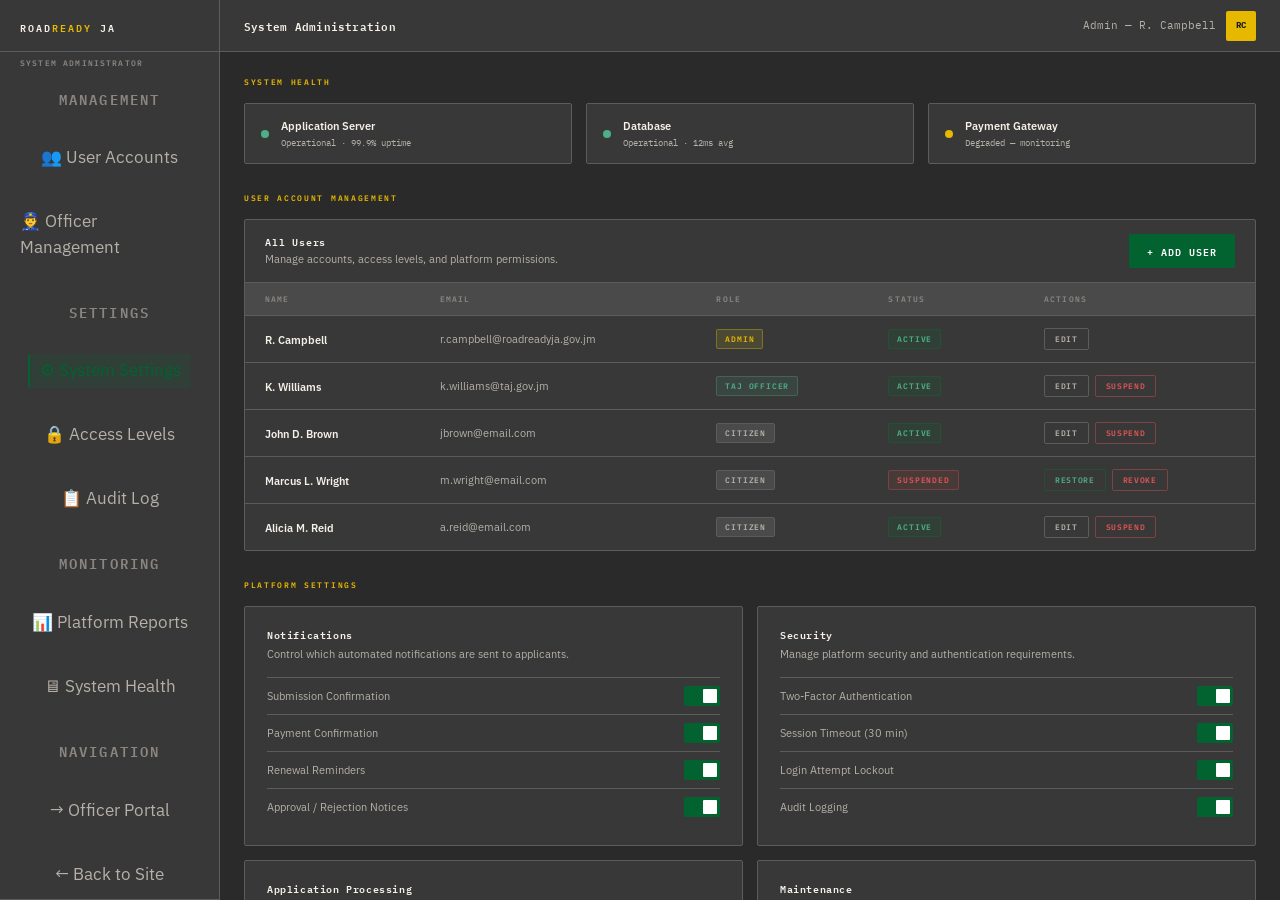
<file: pages/admin.html>
<!DOCTYPE html>
<html lang="en">
<head>
  <meta charset="UTF-8" />
  <meta name="viewport" content="width=device-width, initial-scale=1.0" />
  <title>Admin Settings — Road Ready JA</title>
  <link rel="icon" type="image/png" href="/public/images/favicon-32x32.png">
  <link rel="stylesheet" href="/public/css/variables.css">
  <link rel="stylesheet" href="/public/css/style.css">
  <link rel="stylesheet" href="/public/css/user.css" />
</head>
<body>

<div class="layout">
  <!-- SIDEBAR -->
  <aside class="sidebar">
    <div class="sidebar-logo">Road<span>Ready</span> JA</div>
    <div class="sidebar-role">System Administrator</div>
    <nav class="sidebar-nav">
      <div class="nav-section">Management</div>
      <a href="#">👥 User Accounts</a>
      <a href="#">👮 Officer Management</a>
      <div class="nav-section">Settings</div>
      <a href="#" class="active">⚙ System Settings</a>
      <a href="#">🔒 Access Levels</a>
      <a href="#">📋 Audit Log</a>
      <div class="nav-section">Monitoring</div>
      <a href="#">📊 Platform Reports</a>
      <a href="#">🖥 System Health</a>
      <div class="nav-section">Navigation</div>
      <a href="officer-review.html">→ Officer Portal</a>
      <a href="../index.html">← Back to Site</a>
    </nav>
  </aside>

  <!-- MAIN -->
  <div class="main">
    <div class="topbar">
      <h2>System Administration</h2>
      <div class="admin-info">
        <span>Admin — R. Campbell</span>
        <div class="admin-avatar">RC</div>
      </div>
    </div>

    <div class="content">

      <!-- SYSTEM STATUS -->
      <div class="section-title">System Health</div>
      <div class="status-grid">
        <div class="status-item">
          <div class="status-dot ok"></div>
          <div>
            <div class="si-label">Application Server</div>
            <div class="si-val">Operational · 99.9% uptime</div>
          </div>
        </div>
        <div class="status-item">
          <div class="status-dot ok"></div>
          <div>
            <div class="si-label">Database</div>
            <div class="si-val">Operational · 12ms avg</div>
          </div>
        </div>
        <div class="status-item">
          <div class="status-dot warn"></div>
          <div>
            <div class="si-label">Payment Gateway</div>
            <div class="si-val">Degraded — monitoring</div>
          </div>
        </div>
      </div>

      <!-- USER ACCOUNTS -->
      <div class="section-title">User Account Management</div>
      <div class="card">
        <div class="card-head">
          <div>
            <h3>All Users</h3>
            <p>Manage accounts, access levels, and platform permissions.</p>
          </div>
          <button class="btn btn-primary">+ Add User</button>
        </div>
        <table>
          <thead>
            <tr>
              <th>Name</th>
              <th>Email</th>
              <th>Role</th>
              <th>Status</th>
              <th>Actions</th>
            </tr>
          </thead>
          <tbody>
            <tr>
              <td class="td-name">R. Campbell</td>
              <td class="td-email">r.campbell@roadreadyja.gov.jm</td>
              <td><span class="chip admin">Admin</span></td>
              <td><span class="chip active">Active</span></td>
              <td><div class="btn-row"><button class="btn-sm btn-neutral">Edit</button></div></td>
            </tr>
            <tr>
              <td class="td-name">K. Williams</td>
              <td class="td-email">k.williams@taj.gov.jm</td>
              <td><span class="chip officer">TAJ Officer</span></td>
              <td><span class="chip active">Active</span></td>
              <td><div class="btn-row"><button class="btn-sm btn-neutral">Edit</button><button class="btn-sm btn-danger">Suspend</button></div></td>
            </tr>
            <tr>
              <td class="td-name">John D. Brown</td>
              <td class="td-email">jbrown@email.com</td>
              <td><span class="chip citizen">Citizen</span></td>
              <td><span class="chip active">Active</span></td>
              <td><div class="btn-row"><button class="btn-sm btn-neutral">Edit</button><button class="btn-sm btn-danger">Suspend</button></div></td>
            </tr>
            <tr>
              <td class="td-name">Marcus L. Wright</td>
              <td class="td-email">m.wright@email.com</td>
              <td><span class="chip citizen">Citizen</span></td>
              <td><span class="chip suspended">Suspended</span></td>
              <td><div class="btn-row"><button class="btn-sm btn-green">Restore</button><button class="btn-sm btn-danger">Revoke</button></div></td>
            </tr>
            <tr>
              <td class="td-name">Alicia M. Reid</td>
              <td class="td-email">a.reid@email.com</td>
              <td><span class="chip citizen">Citizen</span></td>
              <td><span class="chip active">Active</span></td>
              <td><div class="btn-row"><button class="btn-sm btn-neutral">Edit</button><button class="btn-sm btn-danger">Suspend</button></div></td>
            </tr>
          </tbody>
        </table>
      </div>

      <!-- SETTINGS GRID -->
      <div class="section-title">Platform Settings</div>
      <div class="settings-grid">
        <div class="setting-card">
          <h4>Notifications</h4>
          <p>Control which automated notifications are sent to applicants.</p>
          <div class="toggle-row">
            <span class="toggle-label">Submission Confirmation</span>
            <button class="toggle on" onclick="this.classList.toggle('on')"></button>
          </div>
          <div class="toggle-row">
            <span class="toggle-label">Payment Confirmation</span>
            <button class="toggle on" onclick="this.classList.toggle('on')"></button>
          </div>
          <div class="toggle-row">
            <span class="toggle-label">Renewal Reminders</span>
            <button class="toggle on" onclick="this.classList.toggle('on')"></button>
          </div>
          <div class="toggle-row">
            <span class="toggle-label">Approval / Rejection Notices</span>
            <button class="toggle on" onclick="this.classList.toggle('on')"></button>
          </div>
        </div>
        <div class="setting-card">
          <h4>Security</h4>
          <p>Manage platform security and authentication requirements.</p>
          <div class="toggle-row">
            <span class="toggle-label">Two-Factor Authentication</span>
            <button class="toggle on" onclick="this.classList.toggle('on')"></button>
          </div>
          <div class="toggle-row">
            <span class="toggle-label">Session Timeout (30 min)</span>
            <button class="toggle on" onclick="this.classList.toggle('on')"></button>
          </div>
          <div class="toggle-row">
            <span class="toggle-label">Login Attempt Lockout</span>
            <button class="toggle on" onclick="this.classList.toggle('on')"></button>
          </div>
          <div class="toggle-row">
            <span class="toggle-label">Audit Logging</span>
            <button class="toggle on" onclick="this.classList.toggle('on')"></button>
          </div>
        </div>
        <div class="setting-card">
          <h4>Application Processing</h4>
          <p>Configure processing rules and accepted document formats.</p>
          <div class="toggle-row">
            <span class="toggle-label">Accept New Applications</span>
            <button class="toggle on" onclick="this.classList.toggle('on')"></button>
          </div>
          <div class="toggle-row">
            <span class="toggle-label">Allow Renewal Submissions</span>
            <button class="toggle on" onclick="this.classList.toggle('on')"></button>
          </div>
          <div class="toggle-row">
            <span class="toggle-label">Auto-Assign to Officers</span>
            <button class="toggle" onclick="this.classList.toggle('on')"></button>
          </div>
        </div>
        <div class="setting-card">
          <h4>Maintenance</h4>
          <p>Schedule downtime and manage platform maintenance windows.</p>
          <div class="toggle-row">
            <span class="toggle-label">Maintenance Mode</span>
            <button class="toggle" onclick="this.classList.toggle('on')"></button>
          </div>
          <div class="toggle-row">
            <span class="toggle-label">Read-Only Mode</span>
            <button class="toggle" onclick="this.classList.toggle('on')"></button>
          </div>
          <div class="toggle-row">
            <span class="toggle-label">Debug Logging</span>
            <button class="toggle" onclick="this.classList.toggle('on')"></button>
          </div>
        </div>
      </div>

      <!-- ACTIVITY LOG -->
      <div class="section-title">Recent Activity Log</div>
      <div class="card">
        <div class="card-head">
          <div>
            <h3>Audit Log</h3>
            <p>Recent administrative and system actions.</p>
          </div>
          <button class="btn btn-outline">Export Log</button>
        </div>
        <div class="log-item">
          <span class="log-time">Today 09:41</span>
          <span class="log-msg"><span class="log-actor">K. Williams</span> approved application REF-2026-00130</span>
        </div>
        <div class="log-item">
          <span class="log-time">Today 09:14</span>
          <span class="log-msg"><span class="log-actor">R. Campbell</span> suspended user account — M. Wright</span>
        </div>
        <div class="log-item">
          <span class="log-time">Today 08:52</span>
          <span class="log-msg"><span class="log-actor">System</span> sent renewal reminders to 23 users</span>
        </div>
        <div class="log-item">
          <span class="log-time">Yesterday 17:30</span>
          <span class="log-msg"><span class="log-actor">K. Williams</span> rejected application REF-2026-00118 — missing documents</span>
        </div>
        <div class="log-item">
          <span class="log-time">Yesterday 14:15</span>
          <span class="log-msg"><span class="log-actor">R. Campbell</span> updated notification settings</span>
        </div>
      </div>

    </div>
  </div>
</div>

  <script src="/public/js/theme.js"></script>
</body>
</html>
</file>
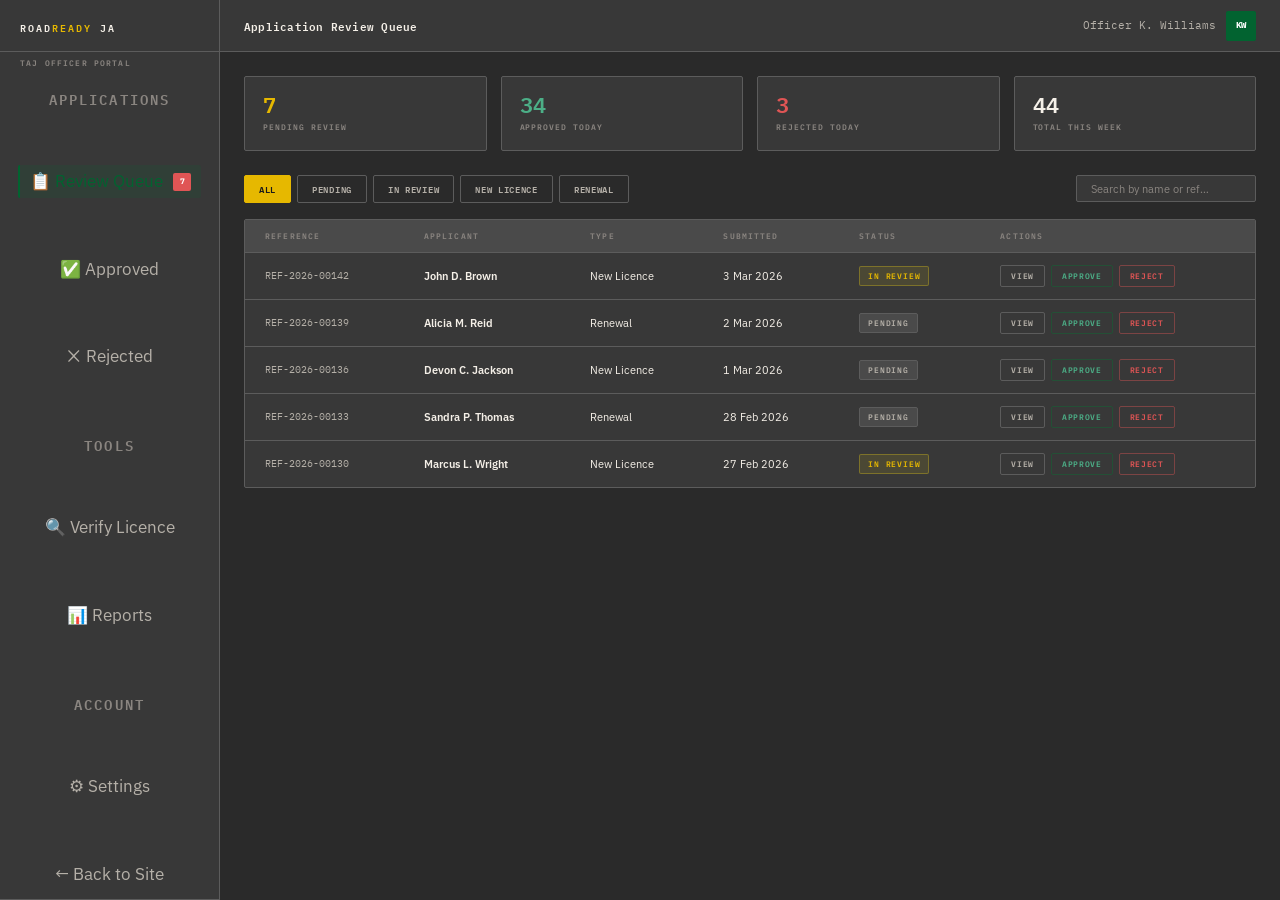
<file: pages/officer-review.html>
<!DOCTYPE html>
<html lang="en">
<head>
  <meta charset="UTF-8" />
  <meta name="viewport" content="width=device-width, initial-scale=1.0" />
  <title>Officer Review — Road Ready JA</title>
  <link rel="icon" type="image/png" href="/public/images/favicon-32x32.png">
    <link rel="stylesheet" href="/public/css/variables.css" />
<link rel="stylesheet" href="/public/css/user.css" />
</head>
<body>

<div class="layout">
  <!-- SIDEBAR -->
  <aside class="sidebar">
    <div class="sidebar-logo">Road<span>Ready</span> JA</div>
    <div class="sidebar-role">TAJ Officer Portal</div>
    <nav class="sidebar-nav">
      <div class="nav-section">Applications</div>
      <a href="#" class="active">📋 Review Queue <span class="badge-count">7</span></a>
      <a href="#">✅ Approved</a>
      <a href="#">❌ Rejected</a>
      <div class="nav-section">Tools</div>
      <a href="verification.html">🔍 Verify Licence</a>
      <a href="#">📊 Reports</a>
      <div class="nav-section">Account</div>
      <a href="#">⚙ Settings</a>
      <a href="../index.html">← Back to Site</a>
    </nav>
  </aside>

  <!-- MAIN -->
  <div class="main">
    <div class="topbar">
      <h2>Application Review Queue</h2>
      <div class="officer-info">
        <span>Officer K. Williams</span>
        <div class="officer-avatar">KW</div>
      </div>
    </div>

    <div class="content">
      <!-- STATS -->
      <div class="stats-row">
        <div class="stat-card">
          <div class="sc-num yellow">7</div>
          <div class="sc-label">Pending Review</div>
        </div>
        <div class="stat-card">
          <div class="sc-num green">34</div>
          <div class="sc-label">Approved Today</div>
        </div>
        <div class="stat-card">
          <div class="sc-num red">3</div>
          <div class="sc-label">Rejected Today</div>
        </div>
        <div class="stat-card">
          <div class="sc-num">44</div>
          <div class="sc-label">Total This Week</div>
        </div>
      </div>

      <!-- FILTERS -->
      <div class="filter-bar">
        <button class="filter-btn active">All</button>
        <button class="filter-btn">Pending</button>
        <button class="filter-btn">In Review</button>
        <button class="filter-btn">New Licence</button>
        <button class="filter-btn">Renewal</button>
        <input type="text" placeholder="Search by name or ref…" />
      </div>

      <!-- TABLE -->
      <div class="table-wrap">
        <table>
          <thead>
            <tr>
              <th>Reference</th>
              <th>Applicant</th>
              <th>Type</th>
              <th>Submitted</th>
              <th>Status</th>
              <th>Actions</th>
            </tr>
          </thead>
          <tbody>
            <tr onclick="openModal('John D. Brown','REF-2026-00142','New Licence')">
              <td class="td-ref">REF-2026-00142</td>
              <td class="td-name">John D. Brown</td>
              <td>New Licence</td>
              <td>3 Mar 2026</td>
              <td><span class="chip in-review">In Review</span></td>
              <td onclick="event.stopPropagation()">
                <div class="btn-row">
                  <button class="btn-sm btn-view" onclick="openModal('John D. Brown','REF-2026-00142','New Licence')">View</button>
                  <button class="btn-sm btn-approve" onclick="alert('Approved!')">Approve</button>
                  <button class="btn-sm btn-reject" onclick="alert('Rejected.')">Reject</button>
                </div>
              </td>
            </tr>
            <tr onclick="openModal('Alicia M. Reid','REF-2026-00139','Renewal')">
              <td class="td-ref">REF-2026-00139</td>
              <td class="td-name">Alicia M. Reid</td>
              <td>Renewal</td>
              <td>2 Mar 2026</td>
              <td><span class="chip pending">Pending</span></td>
              <td onclick="event.stopPropagation()">
                <div class="btn-row">
                  <button class="btn-sm btn-view" onclick="openModal('Alicia M. Reid','REF-2026-00139','Renewal')">View</button>
                  <button class="btn-sm btn-approve" onclick="alert('Approved!')">Approve</button>
                  <button class="btn-sm btn-reject" onclick="alert('Rejected.')">Reject</button>
                </div>
              </td>
            </tr>
            <tr onclick="openModal('Devon C. Jackson','REF-2026-00136','New Licence')">
              <td class="td-ref">REF-2026-00136</td>
              <td class="td-name">Devon C. Jackson</td>
              <td>New Licence</td>
              <td>1 Mar 2026</td>
              <td><span class="chip pending">Pending</span></td>
              <td onclick="event.stopPropagation()">
                <div class="btn-row">
                  <button class="btn-sm btn-view" onclick="openModal('Devon C. Jackson','REF-2026-00136','New Licence')">View</button>
                  <button class="btn-sm btn-approve" onclick="alert('Approved!')">Approve</button>
                  <button class="btn-sm btn-reject" onclick="alert('Rejected.')">Reject</button>
                </div>
              </td>
            </tr>
            <tr onclick="openModal('Sandra P. Thomas','REF-2026-00133','Renewal')">
              <td class="td-ref">REF-2026-00133</td>
              <td class="td-name">Sandra P. Thomas</td>
              <td>Renewal</td>
              <td>28 Feb 2026</td>
              <td><span class="chip pending">Pending</span></td>
              <td onclick="event.stopPropagation()">
                <div class="btn-row">
                  <button class="btn-sm btn-view" onclick="openModal('Sandra P. Thomas','REF-2026-00133','Renewal')">View</button>
                  <button class="btn-sm btn-approve" onclick="alert('Approved!')">Approve</button>
                  <button class="btn-sm btn-reject" onclick="alert('Rejected.')">Reject</button>
                </div>
              </td>
            </tr>
            <tr onclick="openModal('Marcus L. Wright','REF-2026-00130','New Licence')">
              <td class="td-ref">REF-2026-00130</td>
              <td class="td-name">Marcus L. Wright</td>
              <td>New Licence</td>
              <td>27 Feb 2026</td>
              <td><span class="chip in-review">In Review</span></td>
              <td onclick="event.stopPropagation()">
                <div class="btn-row">
                  <button class="btn-sm btn-view" onclick="openModal('Marcus L. Wright','REF-2026-00130','New Licence')">View</button>
                  <button class="btn-sm btn-approve" onclick="alert('Approved!')">Approve</button>
                  <button class="btn-sm btn-reject" onclick="alert('Rejected.')">Reject</button>
                </div>
              </td>
            </tr>
          </tbody>
        </table>
      </div>
    </div>
  </div>
</div>

<!-- REVIEW MODAL -->
<div class="modal-overlay" id="modalOverlay" onclick="closeModal(event)">
  <div class="modal">
    <div class="modal-header">
      <h3 id="modal-title">Review Application</h3>
      <button class="modal-close" onclick="document.getElementById('modalOverlay').classList.remove('show')">✕</button>
    </div>
    <div class="modal-body">
      <p style="font-size:0.8rem;color:var(--mid);margin-bottom:1rem;" id="modal-sub">REF-2026-00142 · New Licence</p>
      <div class="doc-row">
        <span class="doc-name">📄 National ID / Passport</span>
        <span class="doc-status ok">✓ Uploaded</span>
      </div>
      <div class="doc-row">
        <span class="doc-name">📄 Medical Certificate</span>
        <span class="doc-status warn">⚠ Needs Re-upload</span>
      </div>
      <div class="doc-row">
        <span class="doc-name">📄 Provisional Licence</span>
        <span class="doc-status ok">✓ Uploaded</span>
      </div>
      <div class="doc-row">
        <span class="doc-name">🖼 Passport Photo</span>
        <span class="doc-status ok">✓ Uploaded</span>
      </div>
      <div class="doc-row">
        <span class="doc-name">💳 Payment</span>
        <span class="doc-status ok">✓ Confirmed — JMD 3,500</span>
      </div>
      <textarea class="notes-area" rows="3" placeholder="Add review notes (optional)…"></textarea>
    </div>
    <div class="modal-actions">
      <button class="btn-modal cancel" onclick="document.getElementById('modalOverlay').classList.remove('show')">Cancel</button>
      <button class="btn-modal reject" onclick="alert('Application rejected.');document.getElementById('modalOverlay').classList.remove('show')">Reject</button>
      <button class="btn-modal approve" onclick="alert('Application approved!');document.getElementById('modalOverlay').classList.remove('show')">Approve</button>
    </div>
  </div>
</div>

<script>
  function openModal(name, ref, type) {
    document.getElementById('modal-title').textContent = name;
    document.getElementById('modal-sub').textContent = ref + ' · ' + type;
    document.getElementById('modalOverlay').classList.add('show');
  }
  function closeModal(e) {
    if (e.target === document.getElementById('modalOverlay')) {
      document.getElementById('modalOverlay').classList.remove('show');
    }
  }
  document.querySelectorAll('.filter-btn').forEach(btn => {
    btn.addEventListener('click', () => {
      document.querySelectorAll('.filter-btn').forEach(b => b.classList.remove('active'));
      btn.classList.add('active');
    });
  });
</script>

  <script src="/public/js/theme.js"></script>

</body>
</html>
</file>
<file: public/css/variables.css>
@import url("https://fonts.googleapis.com/css2?family=IBM+Plex+Mono:wght@400;500;600&family=IBM+Plex+Sans:wght@300;400;500;600;700&display=swap");

/* ── Dark mode (default) ─────────────────────────────────── */
:root {
  /* Backgrounds */
  --bg:        #2a2a2a;
  --surface:   #383838;
  --surface-2: #4a4a4a;
  --border:    #5c5c5c;
  --btn-text: #1a1a1a;

  /* Accent*/
  --accent:     #e6b800;
  --accent-dim: #c49b00;

  /* Green*/
  --green:      #026330;
  --green-dim:  #014421;
  --green-text: #ffffff;

  /* Text */
  --text:        #f5f0e8;
  --text-muted:  #b5b0a8;
  --text-subtle: #8a8580;

  /* Semantic */
  --error:   #e05555;
  --success: #4caf87;

  /* Typography */
  --font-ui:   "IBM Plex Sans", sans-serif;
  --font-mono: "IBM Plex Mono", monospace;

  /* Motion */
  --tr:         0.22s cubic-bezier(0.4, 0, 0.2, 1);
  --transition: 0.22s cubic-bezier(0.4, 0, 0.2, 1);

  /* Layout tokens */
  --topbar-h:  52px;
  --sidebar-w: 220px;
  --panel-w:   300px;
  --slide-dur:  0.5s;
  --slide-ease: cubic-bezier(0.77, 0, 0.18, 1);
}

/* ── Light mode ──────────────────────────────────────────── */
[data-theme="light"] {
  --bg:        #eae8e0;
  --surface:   #f5f4f0;
  --surface-2: #e5e3db;
  --border:    #c5c3bb;
  --btn-text: #1a1a1a;

  --green:      #e6b800;
  --green-dim:  #c49a00;

  --accent:     #025a2b;
  --accent-dim: #013d1d;

  --text:        #2a2825;
  --text-muted:  #6a6865;
  --text-subtle: #969490;

  --error:   #b53d3d;
  --success: #368a66;
}
</file>
<file: public/css/style.css>
@import url("variables.css");

/* ── Reset ───────────────────────────────────────────────── */
*,
*::before,
*::after {
  box-sizing: border-box;
  margin: 0;
  padding: 0;
}

html {
  scroll-behavior: smooth;
}

body {
  background: var(--bg);
  color: var(--text);
  font-family: var(--font-ui);
  font-size: 15px;
  line-height: 1.6;
}

a {
  text-decoration: none;
  color: inherit;
}

/* ══════════════════════════════════════════════════════════
NAVBAR
══════════════════════════════════════════════════════════ */
.navbar {
  display: flex;
  align-items: center;
  justify-content: space-between;
  height: 60px;
  padding: 0 48px;
  background: var(--surface);
  border-bottom: 1px solid var(--border);
  position: sticky;
  top: 0;
  z-index: 200;
}

.nav-left {
  font-family: var(--font-mono);
  font-size: 0.78rem;
  font-weight: 600;
  letter-spacing: 0.2em;
  text-transform: uppercase;
  color: var(--text);
}

.nav-left span {
  color: var(--accent);
}

.nav-center {
  display: flex;
  list-style: none;
  gap: 8px;
}

.nav-center a {
  font-family: var(--font-mono);
  font-size: 0.68rem;
  font-weight: 600;
  letter-spacing: 0.1em;
  text-transform: uppercase;
  color: var(--text-muted);
  padding: 6px 14px;
  border-radius: 2px;
  transition:
    color var(--tr),
    background var(--tr);
}

.nav-center a:hover {
  color: var(--text);
  background: var(--surface-2);
}

.nav-right {
  display: flex;
  align-items: center;
}

.login {
  padding: 8px 20px;
  background: var(--green); /* CHANGED: Yellow -> Green */
  color: var(--green-text); /* CHANGED: Black text -> White */
  border: none;
  border-radius: 2px;
  font-family: var(--font-mono);
  font-size: 0.68rem;
  font-weight: 600;
  letter-spacing: 0.1em;
  text-transform: uppercase;
  cursor: pointer;
  transition:
    background var(--tr),
    transform 0.1s;
}

.login:hover {
  background: var(--green-dim);
}

.login:active {
  transform: translateY(1px);
}

.theme-toggle {
  background: none;
  border: 1px solid var(--border);
  border-radius: 2px;
  color: var(--text-muted);
  padding: 6px 8px;
  cursor: pointer;
  display: flex;
  align-items: center;
  justify-content: center;
  transition: border-color 0.22s, color 0.22s;
  margin-left: 12px;
}

.theme-toggle:hover {
  border-color: var(--accent);
  color: var(--accent);
}

/* ══════════════════════════════════════════════════════════
HERO
══════════════════════════════════════════════════════════ */
.welcome {
  min-height: 560px;
  display: flex;
  align-items: center;
  padding: 80px 60px;
  background: url("../images/back1.jpg") center / cover no-repeat;
  position: relative;
}

/* Dark overlay */
.welcome::before {
  content: "";
  position: absolute;
  inset: 0;
  background: linear-gradient(100deg,
    rgba(2, 2, 2, 0.85) 0%,
    rgba(2, 2, 2, 0.55) 60%,
    rgba(2, 2, 2, 0.2) 100%);
}

.welcome-content {
  position: relative;
  z-index: 1;
  max-width: 580px;
}

.hero-eyebrow {
  font-family: var(--font-mono);
  font-size: 0.9rem;
  font-weight: 600;
  letter-spacing: 0.2em;
  text-transform: uppercase;
  color: var(--green);
  margin-bottom: 12px;
  display: block;
}

.welcome-content h1 {
  font-size: 3.4rem;
  font-weight: 700;
  line-height: 1.05;
  color: #fff;
  letter-spacing: -0.01em;
  margin-bottom: 20px;
}

.welcome-content h1 span {
  color: var(--green);
}

.hero-sub {
  font-size: 1rem;
  color: rgba(255, 255, 255, 0.75);
  line-height: 1.7;
  margin-bottom: 32px;
  max-width: 460px;
}

.welcome-buttons {
  display: flex;
  gap: 14px;
  flex-wrap: wrap;
}

.btn-outline {
  padding: 11px 24px;
  border: 1px solid rgba(255, 255, 255, 0.5);
  background: transparent;
  color: #fff;
  border-radius: 2px;
  cursor: pointer;
  font-family: var(--font-mono);
  font-size: 0.8rem;
  font-weight: 600;
  letter-spacing: 0.1em;
  text-transform: uppercase;
  transition:
    background var(--tr),
    border-color var(--tr),
    color var(--tr);
}

.btn-outline:hover {
  background: var(--green);
  border-color: var(--green);
  color: var(--green-text);
}

/* ══════════════════════════════════════════════════════════
SHARED SECTION HELPERS
══════════════════════════════════════════════════════════ */
.section-head {
  text-align: center;
  margin-bottom: 52px;
}

.section-eyebrow {
  display: block;
  font-family: var(--font-mono);
  font-size: 0.7rem;
  font-weight: 600;
  letter-spacing: 0.2em;
  text-transform: uppercase;
  color: var(--green);
  margin-bottom: 8px;
}

.section-head h2 {
  font-family: var(--font-mono);
  font-size: 1.6rem;
  font-weight: 600;
  color: var(--text);
  margin-bottom: 10px;
  letter-spacing: -0.01em;
}

.section-head p {
  font-size: 1rem;
  color: var(--text-muted);
  max-width: 460px;
  margin: 0 auto;
  line-height: 1.7;
}

/* ══════════════════════════════════════════════════════════
SERVICES
══════════════════════════════════════════════════════════ */
.services {
  padding: 88px 60px;
  background: var(--bg);
}

.service-cards {
  display: grid;
  grid-template-columns: repeat(3, 1fr);
  gap: 16px;
}

.service-card {
  background: var(--surface);
  border: 1px solid var(--border);
  border-radius: 2px;
  padding: 32px 28px;
  display: flex;
  flex-direction: column;
  gap: 14px;
  transition:
    border-color var(--tr),
    transform var(--tr);
}

.service-card:hover {
  border-color: var(--green);
  transform: translateY(-3px);
}

.service-card__num {
  font-family: var(--font-mono);
  font-size: 0.7rem;
  font-weight: 600;
  letter-spacing: 0.12em;
  color: var(--accent);
}

.service-card h3 {
  font-family: var(--font-mono);
  font-size: 1rem;
  font-weight: 600;
  color: var(--text);
  letter-spacing: -0.01em;
}

.service-card p {
  font-size: 0.9rem;
  color: var(--text-muted);
  line-height: 1.7;
  flex: 1;
}

.service-card__link {
  font-family: var(--font-mono);
  font-size: 0.8rem;
  font-weight: 600;
  letter-spacing: 0.08em;
  color: var(--green);
  text-transform: uppercase;
  transition: letter-spacing var(--tr);
  align-self: flex-start;
}

.service-card:hover .service-card__link {
  letter-spacing: 0.14em;
}

/* ══════════════════════════════════════════════════════════
HOW IT WORKS
══════════════════════════════════════════════════════════ */
.how-it-works {
  padding: 88px 60px;
  background: var(--surface);
}

.section-head--light h2 {
  color: var(--text);
}

.steps {
  display: flex;
  align-items: flex-start;
  justify-content: center;
  gap: 24px;
  max-width: 860px;
  margin: 0 auto;
}

.step {
  flex: 1;
  text-align: center;
  max-width: 240px;
}

.step-num {
  font-family: var(--font-mono);
  font-size: 2.2rem;
  font-weight: 600;
  color: var(--accent);
  opacity: 0.35;
  line-height: 1;
  margin-bottom: 16px;
}

.step h4 {
  font-family: var(--font-mono);
  font-size: 0.9rem;
  font-weight: 600;
  color: var(--text);
  margin-bottom: 8px;
  letter-spacing: 0.02em;
}

.step p {
  font-size: 0.8rem;
  color: var(--text-muted);
  line-height: 1.65;
}

.step-arrow {
  font-size: 1.2rem;
  color: var(--border);
  padding-top: 28px;
  flex-shrink: 0;
}

/* ══════════════════════════════════════════════════════════
ABOUT
══════════════════════════════════════════════════════════ */
.about {
  display: grid;
  grid-template-columns: 1fr 1fr;
  min-height: 500px;
}

.about__image-col {
  overflow: hidden;
}

.about__image {
  width: 100%;
  height: 100%;
  min-height: 420px;
  transition: transform 0.6s ease;
}

.about:hover .about__image {
  transform: scale(1.02);
}

.about__text-col {
  padding: 72px 56px;
  background: var(--bg);
  display: flex;
  flex-direction: column;
  justify-content: center;
  gap: 18px;
}

.about__text-col h2 {
  font-family: var(--font-mono);
  font-size: 1.5rem;
  font-weight: 600;
  color: var(--text);
  letter-spacing: -0.01em;
  line-height: 1.25;
}

.about__text-col p {
  font-size: 0.9rem;
  color: var(--text-muted);
  line-height: 1.75;
  max-width: 440px;
}

.about__mission {
  border-left: 2px solid var(--green);
  padding-left: 16px;
  font-family: var(--font-mono);
  font-size: 0.9rem;
  color: var(--text-muted);
  font-style: italic;
  line-height: 1.6;
  margin-top: 6px;
}

/* ══════════════════════════════════════════════════════════
VISION / MISSION SPLIT
══════════════════════════════════════════════════════════ */
.vm-split {
  display: grid;
  grid-template-columns: 1fr 1fr;
}

.vm-card {
  padding: 64px 56px;
  display: flex;
  flex-direction: column;
  gap: 20px;
}

.vm-card--dark {
  background: var(--surface);
}

.vm-card--accent {
  background: var(--green);
}

.vm-card__label {
  font-family: var(--font-mono);
  font-size: 0.8rem;
  font-weight: 600;
  letter-spacing: 0.2em;
  text-transform: uppercase;
}

.vm-card--dark .vm-card__label {
  color: var(--green);
}

.vm-card p {
  font-size: 0.9rem;
  line-height: 1.75;
  max-width: 400px;
}

.vm-card--dark p {
  color: var(--text-muted);
}

.vm-card--accent p {
  color: var(--green-text);
  opacity: 0.85;
}

/* ══════════════════════════════════════════════════════════
CONTACT
══════════════════════════════════════════════════════════ */
.contact {
  padding: 88px 60px;
  background: var(--bg);
}

.contact-layout {
  display: grid;
  grid-template-columns: 1fr 320px;
  gap: 48px;
  max-width: 940px;
  margin: 0 auto;
}

.contact-form {
  display: flex;
  flex-direction: column;
  gap: 16px;
}

.cf-row {
  display: grid;
  grid-template-columns: 1fr 1fr;
  gap: 16px;
}

.cf-group {
  display: flex;
  flex-direction: column;
  gap: 6px;
}

.cf-label {
  font-family: var(--font-mono);
  font-size: 0.8rem;
  font-weight: 600;
  letter-spacing: 0.1em;
  text-transform: uppercase;
  color: var(--text-muted);
}

.cf-input {
  width: 100%;
  padding: 0.65rem 0.85rem;
  background: var(--surface);
  border: 1px solid var(--border);
  border-radius: 2px;
  color: var(--text);
  font-family: var(--font-ui);
  font-size: 0.9rem;
  outline: none;
  transition:
    border-color var(--tr),
    background var(--tr);
}

.cf-input:focus {
  border-color: var(--accent);
  background: var(--surface-2);
}

.cf-input::placeholder {
  color: var(--text-subtle);
}

.cf-textarea {
  resize: vertical;
  min-height: 120px;
}

.cf-submit {
  align-self: flex-start;
  padding: 0.68rem 2rem;
  background: var(--accent);
  color: var(--btn-text);
  border: none;
  border-radius: 2px;
  font-family: var(--font-mono);
  font-size: 0.9rem;
  font-weight: 600;
  letter-spacing: 0.12em;
  text-transform: uppercase;
  cursor: pointer;
  transition:
    background var(--tr),
    transform 0.1s;
}

.cf-submit:hover {
  background: var(--accent-dim);
}

.cf-submit:active {
  transform: translateY(1px);
}

/* Info panel */
.contact-info {
  display: flex;
  flex-direction: column;
  gap: 0;
  border: 1px solid var(--border);
  border-radius: 2px;
  overflow: hidden;
  align-self: start;
}

.ci-item {
  padding: 16px 20px;
  border-bottom: 1px solid var(--border);
  display: flex;
  flex-direction: column;
  gap: 4px;
}

.ci-item:last-child {
  border-bottom: none;
}

.ci-label {
  font-family: var(--font-mono);
  font-size: 0.7rem;
  font-weight: 600;
  letter-spacing: 0.12em;
  text-transform: uppercase;
  color: var(--text-subtle);
}

.ci-value {
  font-size: 0.8rem;
  color: var(--text);
}

/* ══════════════════════════════════════════════════════════
FOOTER
══════════════════════════════════════════════════════════ */
.footer {
  background: var(--surface);
  border-top: 1px solid var(--border);
  padding: 16px 40px;
}

.footer__inner {
  display: flex;
  align-items: center;
  justify-content: space-between;
  flex-wrap: wrap;
  gap: 24px;
}

.footer__brand {
  font-family: var(--font-mono);
  font-size: 0.8rem;
  font-weight: 600;
  letter-spacing: 0.2em;
  text-transform: uppercase;
  color: var(--text);
}

.footer__brand span {
  color: var(--accent);
}

.footer__brand p {
  font-size: 0.8rem;
  color: var(--text-subtle);
  letter-spacing: 0.12em;
  margin-top: 4px;
  font-weight: 400;
}

.footer__links {
  display: flex;
  gap: 24px;
  flex-wrap: wrap;
}

.footer__links a {
  font-family: var(--font-mono);
  font-size: 0.7rem;
  letter-spacing: 0.08em;
  text-transform: uppercase;
  color: var(--text-muted);
  transition: color var(--tr);
}

.footer__links a:hover {
  color: var(--accent);
}

.footer__copy {
  font-family: var(--font-mono);
  font-size: 0.7rem;
  color: var(--text-subtle);
  letter-spacing: 0.06em;
}

/* ══════════════════════════════════════════════════════════
RESPONSIVE
══════════════════════════════════════════════════════════ */
@media (max-width: 900px) {
  .service-cards {
    grid-template-columns: 1fr;
  }
  .about {
    grid-template-columns: 1fr;
  }
  .about__image {
    min-height: 260px;
  }
  .vm-split {
    grid-template-columns: 1fr;
  }
  .contact-layout {
    grid-template-columns: 1fr;
  }
  .cf-row {
    grid-template-columns: 1fr;
  }
  .steps {
    flex-direction: column;
    align-items: center;
  }
  .step-arrow {
    transform: rotate(90deg);
    padding: 0;
  }
  .navbar {
    padding: 0 24px;
  }
  .nav-center {
    display: none;
  }
  .welcome {
    padding: 60px 28px;
  }
  .services,
  .how-it-works,
  .about__text-col,
  .vm-card,
  .contact {
    padding: 56px 28px;
  }
  .footer {
    padding: 32px 28px;
  }
  .footer__inner {
    flex-direction: column;
    align-items: flex-start;
  }
}

/* ══════════════════════════════════════════════════════════
MAP SECTION
══════════════════════════════════════════════════════════ */
.map-section {
  background: var(--surface);
  border-top: 1px solid var(--border);
  border-bottom: 1px solid var(--border);
}

.map-section__header {
  display: flex;
  align-items: flex-end;
  justify-content: space-between;
  padding: 40px 60px 24px;
  flex-wrap: wrap;
  gap: 16px;
}

.map-section__text h2 {
  font-family: var(--font-mono);
  font-size: 1.1rem;
  font-weight: 600;
  color: var(--text);
  margin: 6px 0 6px;
  letter-spacing: -0.01em;
}

.map-section__text p {
  font-size: 0.8rem;
  color: var(--text-muted);
  max-width: 380px;
  line-height: 1.6;
}

.map-section__status {
  display: flex;
  flex-direction: column;
  align-items: flex-end;
  gap: 6px;
}

.map-status {
  display: flex;
  align-items: center;
  gap: 7px;
  font-family: var(--font-mono);
  font-size: 0.62rem;
  font-weight: 600;
  letter-spacing: 0.08em;
  text-transform: uppercase;
  color: var(--text-muted);
}

.map-status__dot {
  width: 7px;
  height: 7px;
  border-radius: 50%;
  background: var(--border);
  flex-shrink: 0;
}

.map-status__dot--loading {
  background: var(--accent);
  animation: pulse 1.2s infinite;
}

.map-status__dot--ok {
  background: var(--green);
}

.map-status__dot--error {
  background: #e05555;
}

@keyframes pulse {
  0%,
  100% {
    opacity: 1;
  }
  50% {
    opacity: 0.3;
  }
}

.map-coords {
  font-family: var(--font-mono);
  font-size: 0.58rem;
  color: var(--text-subtle);
  letter-spacing: 0.06em;
  min-height: 0.8em;
}
#map {
  width: 100%;
  height: 100%;
}

.leaflet-popup-content-wrapper {
  background: var(--surface) !important;
  border: 1px solid var(--border) !important;
  border-radius: 2px !important;
  box-shadow: 0 4px 16px rgba(0, 0, 0, 0.5) !important;
  color: var(--text) !important;
}

.leaflet-popup-tip {
  background: var(--surface) !important;
}

.leaflet-popup-close-button {
  color: var(--text-muted) !important;
}

.leaflet-control-zoom a {
  background: var(--surface) !important;
  color: var(--text) !important;
  border-color: var(--border) !important;
}

.leaflet-control-zoom a:hover {
  background: var(--surface-2) !important;
  color: var(--accent) !important;
}

.map-locate-btn {
  position: absolute;
  top: 14px;
  right: 14px;
  z-index: 1000;
  display: flex;
  align-items: center;
  gap: 7px;
  padding: 8px 14px;
  background: var(--surface);
  border: 1px solid var(--border);
  border-radius: 2px;
  font-family: var(--font-mono);
  font-size: 0.6rem;
  font-weight: 600;
  letter-spacing: 0.1em;
  text-transform: uppercase;
  color: var(--text-muted);
  cursor: pointer;
  transition:
    border-color var(--tr),
    color var(--tr),
    background var(--tr);
}

.map-locate-btn:hover {
  border-color: var(--accent);
  color: var(--accent);
  background: var(--surface-2);
}

@media (max-width: 900px) {
  .map-section__header {
    padding: 28px 24px 16px;
  }
  .map-section__status {
    align-items: flex-start;
  }
  
}

/* ══════════════════════════════════════════════════════════
RESPONSIVE — Mobile (≤ 480px)
══════════════════════════════════════════════════════════ */
@media (max-width: 480px) {
  .navbar {
    padding: 0 16px;
    height: 52px;
  }
  .nav-left {
    font-size: 0.65rem;
    letter-spacing: 0.12em;
  }
  .welcome {
    padding: 48px 20px 52px;
    min-height: 420px;
  }
  .welcome-content h1 {
    font-size: 2.2rem;
  }
  .hero-sub {
    font-size: 0.88rem;
    margin-bottom: 24px;
  }
  .welcome-buttons {
    flex-direction: column;
    gap: 10px;
  }
  .welcome-buttons .login,
  .welcome-buttons .btn-outline {
    width: 100%;
    text-align: center;
    display: block;
    padding: 13px 20px;
  }
  .services,
  .how-it-works,
  .contact {
    padding: 44px 20px;
  }
  .about__text-col {
    padding: 36px 20px;
  }
  .vm-card {
    padding: 36px 20px;
  }
  .section-head {
    margin-bottom: 36px;
  }
  .section-head h2 {
    font-size: 1.25rem;
  }
  .service-card {
    padding: 24px 20px;
  }
  .steps {
    gap: 16px;
  }
  .cf-submit {
    width: 100%;
    text-align: center;
  }
  .cf-input {
    font-size: 16px;
    padding: 0.75rem 0.85rem;
  }
  .ci-value {
    font-size: 0.78rem;
  }
  .map-section__header {
    flex-direction: column;
    align-items: flex-start;
    gap: 12px;
    padding: 20px 20px 12px;
  }
  .map-section__status {
    align-items: flex-start;
  }

  .footer {
    padding: 28px 20px;
  }
  .footer__links {
    gap: 16px;
  }
}

/* ── Location permission prompt ──────────────────────────── */
#loc-overlay {
  position: fixed;
  inset: 0;
  background: rgba(2, 2, 2, 0.65);
  z-index: 9000;
  display: flex;
  align-items: center;
  justify-content: center;
  animation: fadeIn 0.2s ease;
}

@keyframes fadeIn {
  from {
    opacity: 0;
  }
  to {
    opacity: 1;
  }
}

#loc-prompt {
  background: var(--surface);
  border: 1px solid var(--border);
  border-radius: 2px;
  padding: 36px 32px;
  max-width: 380px;
  width: calc(100% - 48px);
  display: flex;
  flex-direction: column;
  gap: 14px;
  animation: slideUp 0.25s ease;
}

@keyframes slideUp {
  from {
    transform: translateY(16px);
    opacity: 0;
  }
  to {
    transform: translateY(0);
    opacity: 1;
  }
}

.loc-prompt__icon {
  width: 40px;
  height: 40px;
  border: 1px solid var(--border);
  border-radius: 2px;
  display: flex;
  align-items: center;
  justify-content: center;
  color: var(--accent);
}

#loc-prompt h3 {
  font-family: var(--font-mono);
  font-size: 0.88rem;
  font-weight: 600;
  color: var(--text);
  letter-spacing: -0.01em;
}

#loc-prompt p {
  font-size: 0.8rem;
  color: var(--text-muted);
  line-height: 1.65;
}

.loc-prompt__actions {
  display: flex;
  gap: 10px;
  margin-top: 4px;
}

#loc-allow {
  flex: 1;
  padding: 0.62rem;
  background: var(--accent);
  color: var(--btn-text);
  border: none;
  border-radius: 2px;
  font-family: var(--font-mono);
  font-size: 0.65rem;
  font-weight: 600;
  letter-spacing: 0.1em;
  text-transform: uppercase;
  cursor: pointer;
  transition: background 0.2s;
}

#loc-allow:hover {
  background: var(--accent-dim);
}

#loc-deny {
  padding: 0.62rem 1.2rem;
  background: transparent;
  border: 1px solid var(--border);
  border-radius: 2px;
  font-family: var(--font-mono);
  font-size: 0.65rem;
  font-weight: 600;
  letter-spacing: 0.1em;
  text-transform: uppercase;
  color: var(--text-muted);
  cursor: pointer;
  transition:
    border-color 0.2s,
    color 0.2s;
}

#loc-deny:hover {
  border-color: var(--text-muted);
  color: var(--text);
}

/* ══════════════════════════════════════════════════════════
COMMITS SECTION
══════════════════════════════════════════════════════════ */
.commits-section {
  padding: 88px 60px;
  background: var(--bg);
}

.commits-container {
  max-width: 720px;
  margin: 0 auto;
  background: var(--surface);
  border: 1px solid var(--border);
  border-radius: 2px;
  overflow: hidden;
}

.commits-header {
  display: flex;
  align-items: center;
  justify-content: space-between;
  padding: 16px 20px;
  border-bottom: 1px solid var(--border);
  background: var(--surface-2);
}

.commits-repo {
  display: flex;
  align-items: center;
  gap: 8px;
  font-family: var(--font-mono);
  font-size: 0.7rem;
  font-weight: 600;
  letter-spacing: 0.08em;
  color: var(--text-muted);
}

.commits-repo__icon {
  color: var(--green);
}

.commits-repo a {
  color: var(--text);
  transition: color var(--tr);
}

.commits-repo a:hover {
  color: var(--accent);
}

.commits-refresh {
  background: transparent;
  border: 1px solid var(--border);
  border-radius: 2px;
  padding: 6px 12px;
  font-family: var(--font-mono);
  font-size: 0.65rem;
  font-weight: 600;
  letter-spacing: 0.08em;
  text-transform: uppercase;
  color: var(--text-muted);
  cursor: pointer;
  transition: border-color var(--tr), color var(--tr), background var(--tr);
}

.commits-refresh:hover {
  border-color: var(--accent);
  color: var(--accent);
  background: var(--surface);
}

.commits-status {
  display: flex;
  align-items: center;
  gap: 8px;
  padding: 12px 20px;
  font-family: var(--font-mono);
  font-size: 0.68rem;
  color: var(--text-muted);
  border-bottom: 1px solid var(--border);
}

.commits-status__dot {
  width: 6px;
  height: 6px;
  border-radius: 50%;
  background: var(--border);
  flex-shrink: 0;
}

.commits-status__dot--loading {
  background: var(--accent);
  animation: pulse 1.2s infinite;
}

.commits-status__dot--ok {
  background: var(--green);
}

.commits-status__dot--error {
  background: var(--error);
}

.commits-list {
  list-style: none;
  margin: 0;
  padding: 0;
  max-height: 420px;
  overflow-y: auto;
}

.commits-list::-webkit-scrollbar {
  width: 6px;
}

.commits-list::-webkit-scrollbar-track {
  background: var(--surface);
}

.commits-list::-webkit-scrollbar-thumb {
  background: var(--border);
  border-radius: 2px;
}

.commits-list::-webkit-scrollbar-thumb:hover {
  background: var(--text-muted);
}

.commit-item {
  padding: 14px 20px;
  border-bottom: 1px solid var(--border);
  transition: background var(--tr);
}

.commit-item:hover {
  background: var(--surface-2);
}

.commit-item:last-child {
  border-bottom: none;
}

.commit-meta {
  display: flex;
  align-items: center;
  gap: 10px;
  margin-bottom: 6px;
}

.commit-avatar {
  width: 24px;
  height: 24px;
  border-radius: 50%;
  background: var(--accent);
  color: var(--btn-text);
  font-family: var(--font-mono);
  font-size: 0.65rem;
  font-weight: 600;
  display: flex;
  align-items: center;
  justify-content: center;
  flex-shrink: 0;
  overflow: hidden;
}

.commit-avatar img {
  width: 100%;
  height: 100%;
  object-fit: cover;
  border-radius: 50%;
}

.commit-author {
  font-family: var(--font-mono);
  font-size: 0.7rem;
  font-weight: 600;
  color: var(--text);
  letter-spacing: 0.04em;
}

.commit-date {
  font-size: 0.7rem;
  color: var(--text-subtle);
  margin-left: auto;
  white-space: nowrap;
}

.commit-message {
  font-size: 0.85rem;
  color: var(--text-muted);
  line-height: 1.5;
  margin-bottom: 6px;
  word-break: break-word;
}

.commit-sha {
  display: inline-flex;
  align-items: center;
  gap: 4px;
  font-family: var(--font-mono);
  font-size: 0.65rem;
  color: var(--green);
  text-decoration: none;
  transition: color var(--tr);
}

.commit-sha:hover {
  color: var(--accent);
}

.commit-sha::before {
  content: "⌘";
  opacity: 0.6;
}

.commits-footer {
  padding: 12px 20px 16px;
  border-top: 1px solid var(--border);
  background: var(--surface-2);
  text-align: center;
}

.commits-viewall {
  font-family: var(--font-mono);
  font-size: 0.7rem;
  font-weight: 600;
  letter-spacing: 0.08em;
  color: var(--text-muted);
  transition: color var(--tr);
}

.commits-viewall:hover {
  color: var(--accent);
}

/* Empty / Error states */
.commits-empty,
.commits-error {
  padding: 32px 20px;
  text-align: center;
  color: var(--text-muted);
  font-size: 0.8rem;
}

.commits-error {
  color: var(--error);
}

/* Responsive */
@media (max-width: 900px) {
  .commits-section {
    padding: 56px 28px;
  }
}

@media (max-width: 480px) {
  .commits-header {
    flex-direction: column;
    align-items: flex-start;
    gap: 10px;
  }
  .commit-date {
    margin-left: 0;
  }
}

/* ── Navbar auth state (signed-in) ───────────────────────── */
.nav-profile {
  display: flex;
  align-items: center;
  gap: 10px;
  margin-right: 12px;
}

.nav-avatar {
  width: 30px;
  height: 30px;
  border-radius: 2px;
  background: var(--accent);
  color: #1a1a1a;
  font-family: var(--font-mono);
  font-size: 0.65rem;
  font-weight: 700;
  display: flex;
  align-items: center;
  justify-content: center;
  flex-shrink: 0;
}

.nav-profile__name {
  font-family: var(--font-mono);
  font-size: 0.72rem;
  font-weight: 600;
  color: var(--text);
  max-width: 140px;
  white-space: nowrap;
  overflow: hidden;
  text-overflow: ellipsis;
}

.nav-signout {
  padding: 7px 16px;
  background: transparent;
  border: 1px solid var(--border);
  border-radius: 2px;
  font-family: var(--font-mono);
  font-size: 0.65rem;
  font-weight: 600;
  letter-spacing: 0.1em;
  text-transform: uppercase;
  color: var(--text-subtle);
  cursor: pointer;
  transition: border-color var(--tr), color var(--tr);
}

.nav-signout:hover {
  border-color: var(--error);
  color: var(--error);
}
</file>
<file: public/css/user.css>
@import url("variables.css");

/* ── Reset ───────────────────────────────────────────────── */
*,
*::before,
*::after {
  box-sizing: border-box;
  margin: 0;
  padding: 0;
}

html,
body {
  height: 100%;
  background: var(--bg);
  color: var(--text);
  font-family: var(--font-ui);
  font-size: 14px;
  line-height: 1.5;
}

a {
  text-decoration: none;
  color: inherit;
}

/* ══════════════════════════════════════════════════════════
LAYOUT
══════════════════════════════════════════════════════════ */
.layout {
  display: flex;
  min-height: 100vh;
}

/* ── Sidebar ─────────────────────────────────────────────── */
.sidebar {
  width: var(--sidebar-w);
  flex-shrink: 0;
  background: var(--surface);
  border-right: 1px solid var(--border);
  display: flex;
  flex-direction: column;
  height: 100vh;
  position: sticky;
  top: 0;
  overflow-y: auto;
}

.sidebar-logo {
  padding: 20px 20px 16px;
  font-family: var(--font-mono);
  font-size: 0.72rem;
  font-weight: 600;
  letter-spacing: 0.2em;
  text-transform: uppercase;
  color: var(--text);
  border-bottom: 1px solid var(--border);
  flex-shrink: 0;
}

.sidebar-logo span {
  color: var(--accent);
}

.sidebar-role {
  padding: 6px 20px 4px;
  font-family: var(--font-mono);
  font-size: 0.55rem;
  font-weight: 600;
  letter-spacing: 0.15em;
  text-transform: uppercase;
  color: var(--text-subtle);
}

.sidebar-nav {
  padding: 8px 10px;
  flex: 1;
  display: flex;
  flex-direction: column;
}

.nav-section {
  font-family: var(--font-mono);
  font-size: 1rem;
  font-weight: 600;
  letter-spacing: 0.15em;
  text-transform: uppercase;
  color: var(--text-subtle);
  padding: 6px 10px 2px;
  display: block;
}

.sidebar-nav a {
  display: flex;
  align-items: center;
  gap: 10px;
  padding: 4px 10px;
  border-radius: 2px;
  font-size: 1.2rem;
  color: var(--text-muted);
  transition: background var(--tr), color var(--tr);
}

.sidebar-nav a:hover {
  background: var(--surface-2);
  color: var(--text);
}

.sidebar-nav a.active {
  background: rgba(2, 99, 48, 0.15); /* CHANGED: Yellow -> Green */
  color: var(--green); /* CHANGED: Yellow -> Green */
  border-left: 2px solid var(--green); /* CHANGED: Yellow -> Green */
}

/* Badge count on nav links */
.badge-count {
  margin-left: auto;
  background: var(--error);
  color: #fff;
  font-family: var(--font-mono);
  font-size: 0.55rem;
  font-weight: 700;
  min-width: 18px;
  height: 18px;
  border-radius: 2px;
  display: flex;
  align-items: center;
  justify-content: center;
  padding: 0 4px;
}

/* ── Main area ───────────────────────────────────────────── */
.main {
  flex: 1;
  min-width: 0;
  display: flex;
  flex-direction: column;
  height: 100vh;
  overflow: hidden;
}

/* ══════════════════════════════════════════════════════════
TOP BAR
══════════════════════════════════════════════════════════ */
.topbar {
  height: var(--topbar-h);
  flex-shrink: 0;
  background: var(--surface);
  border-bottom: 1px solid var(--border);
  display: flex;
  align-items: center;
  justify-content: space-between;
  padding: 0 24px;
}

.topbar h2 {
  font-family: var(--font-mono);
  font-size: 0.82rem;
  font-weight: 600;
  color: var(--text);
  letter-spacing: 0.02em;
}

.admin-info,
.officer-info {
  display: flex;
  align-items: center;
  gap: 10px;
  font-size: 0.78rem;
  color: var(--text-muted);
  font-family: var(--font-mono);
}

.admin-avatar,
.officer-avatar {
  width: 30px;
  height: 30px;
  border-radius: 2px;
  background: var(--accent);
  color: #1a1a1a;
  font-family: var(--font-mono);
  font-size: 0.65rem;
  font-weight: 700;
  display: flex;
  align-items: center;
  justify-content: center;
  flex-shrink: 0;
}

.officer-avatar {
  background: var(--green);
  color: #fff;
}

/* ══════════════════════════════════════════════════════════
CONTENT AREA
══════════════════════════════════════════════════════════ */
.content {
  flex: 1;
  overflow-y: auto;
  padding: 24px;
}

/* ══════════════════════════════════════════════════════════
TOP NAV
══════════════════════════════════════════════════════════ */
nav {
  background: var(--surface);
  border-bottom: 1px solid var(--border);
  display: flex;
  align-items: center;
  justify-content: space-between;
  padding: 0 2rem;
  height: var(--topbar-h);
  position: sticky;
  top: 0;
  z-index: 100;
}

nav .logo {
  font-family: var(--font-mono);
  font-weight: 600;
  font-size: 0.72rem;
  letter-spacing: 0.2em;
  text-transform: uppercase;
  color: var(--text);
}

nav .logo span {
  color: var(--accent);
}

nav .nav-links {
  display: flex;
  gap: 4px;
  list-style: none;
}

nav .nav-links a {
  font-family: var(--font-mono);
  font-size: 0.65rem;
  font-weight: 600;
  letter-spacing: 0.1em;
  text-transform: uppercase;
  color: var(--text-muted);
  padding: 6px 12px;
  border-radius: 2px;
  transition: color var(--tr), background var(--tr);
}

nav .nav-links a:hover {
  color: var(--text);
  background: var(--surface-2);
}

nav .nav-links a.active {
  color: var(--accent);
}

/* Verification page — law enforcement role tag */
.role-tag {
  background: var(--accent);
  color: #1a1a1a;
  font-family: var(--font-mono);
  font-size: 0.58rem;
  font-weight: 600;
  letter-spacing: 0.12em;
  padding: 4px 10px;
  border-radius: 2px;
  text-transform: uppercase;
}

/* ═════════════════════════════════════════════════════════
PAGE WRAPPER
══════════════════════════════════════════════════════════ */
.page {
  max-width: 900px;
  margin: 0 auto;
  padding: 3rem 1.5rem 5rem;
}

/* ── Page header ─────────────────────────────────────────── */
.page-header {
  display: flex;
  align-items: flex-end;
  justify-content: space-between;
  margin-bottom: 2.5rem;
  flex-wrap: wrap;
  gap: 1rem;
}

.page-header h1 {
  font-family: var(--font-mono);
  font-size: 1.6rem;
  font-weight: 600;
  color: var(--text);
  letter-spacing: -0.01em;
}

.page-header p {
  color: var(--text-muted);
  font-size: 0.82rem;
  margin-top: 0.3rem;
}

h1 {
  font-family: var(--font-mono);
  font-size: 1.6rem;
  font-weight: 600;
  color: var(--text);
  letter-spacing: -0.01em;
  margin-bottom: 0.3rem;
}

.sub {
  color: var(--text-muted);
  font-size: 0.82rem;
  margin-bottom: 2.5rem;
}

/* ══════════════════════════════════════════════════════════
SECTION HEADINGS
══════════════════════════════════════════════════════════ */
.section-title {
  font-family: var(--font-mono);
  font-size: 0.6rem;
  font-weight: 600;
  letter-spacing: 0.2em;
  text-transform: uppercase;
  color: var(--accent);
  margin: 2rem 0 1rem;
}

.section-title:first-child {
  margin-top: 0;
}

/* ══════════════════════════════════════════════════════════
CARDS
══════════════════════════════════════════════════════════ */
.card {
  background: var(--surface);
  border: 1px solid var(--border);
  border-radius: 2px;
  overflow: hidden;
  margin-bottom: 1.5rem;
}

.card-head {
  padding: 14px 20px;
  border-bottom: 1px solid var(--border);
  display: flex;
  align-items: center;
  justify-content: space-between;
  flex-wrap: wrap;
  gap: 0.5rem;
}

.card-head h3 {
  font-family: var(--font-mono);
  font-size: 0.72rem;
  font-weight: 600;
  letter-spacing: 0.08em;
  color: var(--text);
}

.card-head p {
  font-size: 0.78rem;
  color: var(--text-muted);
  margin-top: 2px;
}

/* ══════════════════════════════════════════════════════════
TABLES
══════════════════════════════════════════════════════════ */
table {
  width: 100%;
  border-collapse: collapse;
}

thead th {
  text-align: left;
  padding: 10px 20px;
  font-family: var(--font-mono);
  font-size: 0.58rem;
  font-weight: 600;
  letter-spacing: 0.14em;
  text-transform: uppercase;
  color: var(--text-subtle);
  background: var(--surface-2);
  border-bottom: 1px solid var(--border);
}

tbody tr {
  border-bottom: 1px solid var(--border);
  transition: background var(--tr);
  cursor: default;
}

tbody tr:last-child {
  border-bottom: none;
}

tbody tr:hover {
  background: var(--surface-2);
}

tbody td {
  padding: 12px 20px;
  font-size: 0.82rem;
  color: var(--text);
}

.td-name {
  font-weight: 600;
  color: var(--text);
}

.td-email {
  color: var(--text-muted);
  font-size: 0.78rem;
}

.td-ref {
  font-family: var(--font-mono);
  font-size: 0.72rem;
  color: var(--text-muted);
}

.table-wrap {
  background: var(--surface);
  border: 1px solid var(--border);
  border-radius: 2px;
  overflow: hidden;
}

/* ══════════════════════════════════════════════════════════
STATUS CHIPS
══════════════════════════════════════════════════════════ */
.chip,
.status-chip {
  display: inline-block;
  font-family: var(--font-mono);
  font-size: 0.58rem;
  font-weight: 600;
  letter-spacing: 0.1em;
  padding: 3px 8px;
  border-radius: 2px;
  text-transform: uppercase;
}

/* Application / review status */
.chip.pending,
.status-chip.pending     { background: var(--surface-2); color: var(--text-muted); border: 1px solid var(--border); }
.chip.in-review,
.status-chip.in-review   { background: rgba(240, 211, 22, 0.1); color: var(--accent); border: 1px solid rgba(240, 211, 22, 0.3); }
.chip.approved,
.status-chip.approved    { background: rgba(7, 115, 51, 0.15); color: var(--success); border: 1px solid rgba(7, 115, 51, 0.3); }
.chip.rejected,
.status-chip.rejected    { background: rgba(224, 85, 85, 0.1); color: var(--error); border: 1px solid rgba(224, 85, 85, 0.3); }

/* User role chips */
.chip.active    { background: rgba(7, 115, 51, 0.15); color: var(--success); border: 1px solid rgba(7, 115, 51, 0.3); }
.chip.suspended { background: rgba(224, 85, 85, 0.1); color: var(--error); border: 1px solid rgba(224, 85, 85, 0.3); }
.chip.admin     { background: rgba(240, 211, 22, 0.1); color: var(--accent); border: 1px solid rgba(240, 211, 22, 0.3); }
.chip.officer   { background: rgba(76, 175, 135, 0.1); color: #4caf87; border: 1px solid rgba(76, 175, 135, 0.3); }
.chip.citizen   { background: var(--surface-2); color: var(--text-muted); border: 1px solid var(--border); }

/* Active licence badge */
.badge {
  display: inline-flex;
  align-items: center;
  gap: 6px;
  background: rgba(7, 115, 51, 0.15);
  color: var(--success);
  font-family: var(--font-mono);
  font-size: 0.58rem;
  font-weight: 600;
  padding: 4px 10px;
  border-radius: 2px;
  letter-spacing: 0.1em;
  text-transform: uppercase;
  border: 1px solid rgba(7, 115, 51, 0.3);
}

.badge::before {
  content: '';
  width: 6px;
  height: 6px;
  border-radius: 50%;
  background: var(--success);
  animation: pulse 2s infinite;
}

@keyframes pulse {
  0%, 100% { opacity: 1; }
  50%       { opacity: 0.3; }
}

/* ══════════════════════════════════════════════════════════
BUTTONS
══════════════════════════════════════════════════════════ */
.btn {
  display: inline-flex;
  align-items: center;
  gap: 6px;
  padding: 8px 18px;
  border-radius: 2px;
  font-family: var(--font-mono);
  font-size: 0.68rem;
  font-weight: 600;
  letter-spacing: 0.1em;
  text-transform: uppercase;
  cursor: pointer;
  border: none;
  text-decoration: none;
  transition: background var(--tr), color var(--tr), border-color var(--tr), transform 0.1s;
}

.btn:active {
  transform: translateY(1px);
}

.btn-primary {
  background: var(--green); /* CHANGED: Yellow -> Green */
  color: #fff; /* CHANGED: Black text -> White */
}

.btn-primary:hover {
  background: var(--green-dim);
}

.btn-primary:disabled {
  opacity: 0.45;
  cursor: not-allowed;
}

.btn-outline {
  background: transparent;
  color: var(--text-muted);
  border: 1px solid var(--border);
}

.btn-outline:hover {
  border-color: var(--accent);
  color: var(--text);
}

.btn-yellow {
  background: var(--accent);
  color: #1a1a1a;
}

.btn-yellow:hover {
  background: var(--accent-dim);
}

/* Small action buttons */
.btn-row {
  display: flex;
  gap: 6px;
}

.btn-sm {
  padding: 4px 10px;
  border-radius: 2px;
  font-family: var(--font-mono);
  font-size: 0.6rem;
  font-weight: 600;
  letter-spacing: 0.08em;
  text-transform: uppercase;
  cursor: pointer;
  border: 1px solid var(--border);
  transition: background var(--tr), color var(--tr), border-color var(--tr);
  background: transparent;
  color: var(--text-muted);
}

.btn-sm:hover {
  background: var(--surface-2);
  color: var(--text);
}

.btn-approve {
  color: var(--success);
  border-color: rgba(7, 115, 51, 0.4);
}

.btn-approve:hover {
  background: rgba(7, 115, 51, 0.15);
  border-color: var(--success);
  color: var(--success);
}

.btn-reject {
  color: var(--error);
  border-color: rgba(224, 85, 85, 0.4);
}

.btn-reject:hover {
  background: rgba(224, 85, 85, 0.1);
  border-color: var(--error);
  color: var(--error);
}

.btn-view {
  color: var(--text-muted);
}

.btn-view:hover {
  background: var(--surface-2);
  color: var(--text);
}

.btn-danger {
  color: var(--error);
  border-color: rgba(224, 85, 85, 0.4);
}

.btn-danger:hover {
  background: rgba(224, 85, 85, 0.1);
  border-color: var(--error);
  color: var(--error);
}

.btn-neutral {
  color: var(--text-muted);
}

.btn-green {
  color: var(--success);
  border-color: rgba(7, 115, 51, 0.4);
}

.btn-green:hover {
  background: rgba(7, 115, 51, 0.15);
  border-color: var(--success);
}

/* ══════════════════════════════════════════════════════════
STAT CARDS ROW
══════════════════════════════════════════════════════════ */
.stats-row {
  display: grid;
  grid-template-columns: repeat(4, 1fr);
  gap: 14px;
  margin-bottom: 24px;
}

.stat-card {
  background: var(--surface);
  border: 1px solid var(--border);
  border-radius: 2px;
  padding: 16px 18px;
  display: flex;
  flex-direction: column;
  gap: 6px;
}

.stat-card .sc-num {
  font-family: var(--font-mono);
  font-size: 1.6rem;
  font-weight: 600;
  line-height: 1;
  color: var(--text);
}

.stat-card .sc-num.green  { color: var(--success); }
.stat-card .sc-num.yellow { color: var(--accent); }
.stat-card .sc-num.red    { color: var(--error); }

.stat-card .sc-label {
  font-family: var(--font-mono);
  font-size: 0.58rem;
  font-weight: 600;
  letter-spacing: 0.12em;
  text-transform: uppercase;
  color: var(--text-subtle);
}

/* ══════════════════════════════════════════════════════════
FILTER BAR
══════════════════════════════════════════════════════════ */
.filter-bar {
  display: flex;
  gap: 6px;
  margin-bottom: 16px;
  flex-wrap: wrap;
  align-items: center;
}

.filter-btn {
  padding: 5px 14px;
  border-radius: 2px;
  border: 1px solid var(--border);
  background: transparent;
  font-family: var(--font-mono);
  font-size: 0.62rem;
  font-weight: 600;
  letter-spacing: 0.08em;
  text-transform: uppercase;
  color: var(--text-muted);
  cursor: pointer;
  transition: background var(--tr), color var(--tr), border-color var(--tr);
}

.filter-btn:hover {
  border-color: var(--accent);
  color: var(--text);
}

.filter-btn.active {
  background: var(--accent);
  color: #1a1a1a;
  border-color: var(--accent);
}

.filter-bar input {
  margin-left: auto;
  padding: 5px 14px;
  border-radius: 2px;
  border: 1px solid var(--border);
  background: var(--surface);
  font-family: var(--font-ui);
  font-size: 0.82rem;
  color: var(--text);
  outline: none;
  transition: border-color var(--tr);
}

.filter-bar input::placeholder {
  color: var(--text-subtle);
}

.filter-bar input:focus {
  border-color: var(--accent);
}

/* ══════════════════════════════════════════════════════════
SYSTEM STATUS
══════════════════════════════════════════════════════════ */
.status-grid {
  display: grid;
  grid-template-columns: repeat(3, 1fr);
  gap: 14px;
  margin-bottom: 0;
}

.status-item {
  background: var(--surface);
  border: 1px solid var(--border);
  border-radius: 2px;
  padding: 14px 16px;
  display: flex;
  align-items: center;
  gap: 12px;
}

.status-dot {
  width: 8px;
  height: 8px;
  border-radius: 50%;
  flex-shrink: 0;
}

.status-dot.ok   { background: var(--success); }
.status-dot.warn { background: var(--accent); }
.status-dot.err  { background: var(--error); }

.status-item .si-label {
  font-size: 0.8rem;
  font-weight: 600;
  color: var(--text);
}

.status-item .si-val {
  font-family: var(--font-mono);
  font-size: 0.62rem;
  color: var(--text-muted);
  margin-top: 2px;
}

/* ══════════════════════════════════════════════════════════
SETTINGS GRID
══════════════════════════════════════════════════════════ */
.settings-grid {
  display: grid;
  grid-template-columns: 1fr 1fr;
  gap: 14px;
}

.setting-card {
  background: var(--surface);
  border: 1px solid var(--border);
  border-radius: 2px;
  padding: 20px 22px;
}

.setting-card h4 {
  font-family: var(--font-mono);
  font-size: 0.72rem;
  font-weight: 600;
  letter-spacing: 0.06em;
  color: var(--text);
  margin-bottom: 4px;
}

.setting-card p {
  font-size: 0.78rem;
  color: var(--text-muted);
  margin-bottom: 14px;
  line-height: 1.6;
}

.toggle-row {
  display: flex;
  align-items: center;
  justify-content: space-between;
  padding: 8px 0;
  border-top: 1px solid var(--border);
}

.toggle-label {
  font-size: 0.8rem;
  color: var(--text-muted);
}

/* Toggle switch */
.toggle {
  width: 36px;
  height: 20px;
  border-radius: 2px;
  background: var(--border);
  position: relative;
  cursor: pointer;
  transition: background var(--tr);
  border: none;
  flex-shrink: 0;
}

.toggle.on {
  background: var(--green);
}

.toggle::after {
  content: '';
  position: absolute;
  width: 14px;
  height: 14px;
  border-radius: 1px;
  background: var(--text);
  top: 3px;
  left: 3px;
  transition: transform var(--tr);
}

.toggle.on::after {
  transform: translateX(16px);
  background: #fff;
}

/* ═════════════════════════════════════════════════════════
ACTIVITY LOG
══════════════════════════════════════════════════════════ */
.log-item {
  display: flex;
  gap: 16px;
  padding: 12px 20px;
  border-bottom: 1px solid var(--border);
  font-size: 0.8rem;
  align-items: flex-start;
}

.log-item:last-child {
  border-bottom: none;
}

.log-time {
  font-family: var(--font-mono);
  color: var(--text-subtle);
  font-size: 0.65rem;
  flex-shrink: 0;
  width: 110px;
  padding-top: 1px;
}

.log-msg {
  flex: 1;
  color: var(--text-muted);
}

.log-actor {
  font-weight: 600;
  color: var(--text);
}

/* ══════════════════════════════════════════════════════════
E-LICENCE CARD
══════════════════════════════════════════════════════════ */
.card-wrap {
  display: flex;
  justify-content: center;
  margin-bottom: 2.5rem;
}

.elicence-card {
  width: 420px;
  background: var(--surface);
  border: 1px solid var(--border);
  border-radius: 2px;
  overflow: hidden;
  box-shadow: 0 24px 64px rgba(0, 0, 0, 0.5);
  animation: cardIn 0.5s cubic-bezier(0.22, 1, 0.36, 1) forwards;
}

@keyframes cardIn {
  from { opacity: 0; transform: translateY(16px) scale(0.97); }
  to   { opacity: 1; transform: translateY(0) scale(1); }
}

.card-header {
  background: var(--green);
  padding: 14px 20px;
  display: flex;
  align-items: center;
  justify-content: space-between;
}

.card-header .country {
  font-family: var(--font-mono);
  font-size: 0.6rem;
  font-weight: 600;
  letter-spacing: 0.2em;
  color: rgba(255, 255, 255, 0.6);
  text-transform: uppercase;
}

.card-header .title {
  font-family: var(--font-mono);
  font-size: 0.88rem;
  font-weight: 600;
  color: #fff;
  margin-top: 2px;
}

.card-header .chip {
  width: 34px;
  height: 26px;
  background: linear-gradient(135deg, var(--accent-dim), var(--accent));
  border-radius: 2px;
  position: relative;
  overflow: hidden;
  border: none;
  padding: 0;
  letter-spacing: 0;
  font-size: 0;
  display: block;
}

.card-header .chip::after {
  content: '';
  position: absolute;
  inset: 0;
  background:
    repeating-linear-gradient(0deg, transparent, transparent 4px, rgba(0,0,0,0.1) 4px, rgba(0,0,0,0.1) 5px),
    repeating-linear-gradient(90deg, transparent, transparent 8px, rgba(0,0,0,0.1) 8px, rgba(0,0,0,0.1) 9px);
}

.card-body {
  padding: 18px 20px;
  display: flex;
  gap: 16px;
  background: var(--surface);
}

.card-photo {
  width: 80px;
  height: 100px;
  border-radius: 2px;
  background: var(--bg);
  border: 1px solid var(--border);
  display: flex;
  align-items: center;
  justify-content: center;
  flex-shrink: 0;
  font-size: 2rem;
  color: var(--text-subtle);
}

.card-details {
  flex: 1;
}

.card-name {
  font-family: var(--font-mono);
  font-size: 0.9rem;
  font-weight: 600;
  color: var(--text);
  margin-bottom: 10px;
  letter-spacing: 0.02em;
}

.card-field {
  margin-bottom: 6px;
}

.card-field .label {
  font-family: var(--font-mono);
  font-size: 0.55rem;
  letter-spacing: 0.14em;
  color: var(--text-subtle);
  text-transform: uppercase;
  display: block;
}

.card-field .value {
  font-size: 0.8rem;
  color: var(--text-muted);
  font-family: var(--font-mono);
}

.card-field .value.highlight {
  color: var(--accent);
}

.card-footer {
  border-top: 1px solid var(--border);
  padding: 12px 20px;
  display: flex;
  align-items: center;
  justify-content: space-between;
  background: var(--surface);
}

.card-footer .classes .label {
  font-family: var(--font-mono);
  font-size: 0.55rem;
  letter-spacing: 0.14em;
  color: var(--text-subtle);
  text-transform: uppercase;
}

.card-footer .classes .value {
  display: flex;
  gap: 6px;
  margin-top: 4px;
}

.class-badge {
  background: var(--green);
  color: #fff;
  font-family: var(--font-mono);
  font-size: 0.65rem;
  font-weight: 600;
  padding: 3px 8px;
  border-radius: 2px;
}

.qr-box {
  width: 52px;
  height: 52px;
  background: #fff;
  border-radius: 2px;
  display: flex;
  align-items: center;
  justify-content: center;
  padding: 4px;
}

.qr-pattern {
  width: 44px;
  height: 44px;
  background-image:
    repeating-linear-gradient(0deg, #000 0px, #000 3px, transparent 3px, transparent 6px),
    repeating-linear-gradient(90deg, #000 0px, #000 3px, transparent 3px, transparent 6px);
  background-size: 6px 6px;
  border-radius: 1px;
}

.valid-strip {
  background: var(--accent);
  text-align: center;
  padding: 6px;
  font-family: var(--font-mono);
  font-size: 0.6rem;
  font-weight: 600;
  letter-spacing: 0.12em;
  color: #1a1a1a;
  text-transform: uppercase;
}

/* ══════════════════════════════════════════════════════════
ACTIONS ROW
══════════════════════════════════════════════════════════ */
.actions {
  display: flex;
  gap: 10px;
  justify-content: center;
  flex-wrap: wrap;
  margin-bottom: 2.5rem;
}

/* ══════════════════════════════════════════════════════════
INFO GRID CARDS
══════════════════════════════════════════════════════════ */
.info-grid {
  display: grid;
  grid-template-columns: repeat(auto-fit, minmax(200px, 1fr));
  gap: 14px;
}

.info-card {
  background: var(--surface);
  border: 1px solid var(--border);
  border-radius: 2px;
  padding: 16px 20px;
}

.info-card .ic-label {
  font-family: var(--font-mono);
  font-size: 0.58rem;
  font-weight: 600;
  letter-spacing: 0.14em;
  color: var(--text-subtle);
  text-transform: uppercase;
  margin-bottom: 4px;
}

.info-card .ic-value {
  font-family: var(--font-mono);
  font-size: 0.9rem;
  font-weight: 600;
  color: var(--text);
}

.info-card .ic-value.green  { color: var(--success); }
.info-card .ic-value.yellow { color: var(--accent); }

.info-card .ic-sub {
  font-size: 0.72rem;
  color: var(--text-muted);
  margin-top: 3px;
}

/* ══════════════════════════════════════════════════════════
NOTICE BANNER
══════════════════════════════════════════════════════════ */
.notice {
  background: rgba(240, 211, 22, 0.06);
  border: 1px solid rgba(240, 211, 22, 0.25);
  border-radius: 2px;
  padding: 14px 18px;
  font-size: 0.8rem;
  color: var(--text-muted);
  margin-top: 1.5rem;
  display: flex;
  gap: 10px;
  align-items: flex-start;
  line-height: 1.6;
}

.notice-icon {
  font-size: 0.9rem;
  flex-shrink: 0;
}

/* ══════════════════════════════════════════════════════════
TRACKING
══════════════════════════════════════════════════════════ */
.action-banner {
  background: var(--surface);
  border: 1px solid var(--accent);
  border-radius: 2px;
  padding: 16px 20px;
  display: flex;
  align-items: center;
  justify-content: space-between;
  gap: 1rem;
  flex-wrap: wrap;
  margin-bottom: 1.5rem;
}

.action-banner .ab-text .ab-title {
  font-family: var(--font-mono);
  font-size: 0.72rem;
  font-weight: 600;
  letter-spacing: 0.08em;
  text-transform: uppercase;
  color: var(--accent);
  margin-bottom: 4px;
}

.action-banner .ab-text p {
  font-size: 0.8rem;
  color: var(--text-muted);
}

.app-card {
  background: var(--surface);
  border: 1px solid var(--border);
  border-radius: 2px;
  overflow: hidden;
  margin-bottom: 1.5rem;
  animation: fadeUp 0.4s ease forwards;
}

@keyframes fadeUp {
  from { opacity: 0; transform: translateY(10px); }
  to   { opacity: 1; transform: translateY(0); }
}

.app-card-header {
  padding: 16px 20px;
  display: flex;
  align-items: center;
  justify-content: space-between;
  border-bottom: 1px solid var(--border);
  flex-wrap: wrap;
  gap: 8px;
}

.app-ref {
  font-family: var(--font-mono);
  font-size: 0.82rem;
  font-weight: 600;
  color: var(--text);
}

.app-type {
  font-size: 0.75rem;
  color: var(--text-muted);
  margin-top: 2px;
}

.timeline {
  padding: 20px 20px 20px 24px;
}

.tl-step {
  display: flex;
  gap: 14px;
  position: relative;
  padding-bottom: 20px;
}

.tl-step:last-child {
  padding-bottom: 0;
}

.tl-step:not(:last-child)::before {
  content: '';
  position: absolute;
  left: 11px;
  top: 24px;
  bottom: 0;
  width: 2px;
  background: var(--border);
}

.tl-step.done:not(:last-child)::before    { background: var(--green); }
.tl-step.current:not(:last-child)::before { background: linear-gradient(to bottom, var(--green) 40%, var(--border) 100%); }

.tl-dot {
  width: 24px;
  height: 24px;
  border-radius: 50%;
  border: 2px solid var(--border);
  background: var(--bg);
  flex-shrink: 0;
  display: flex;
  align-items: center;
  justify-content: center;
  font-family: var(--font-mono);
  font-size: 0.6rem;
  font-weight: 600;
  color: var(--text-subtle);
  position: relative;
  z-index: 1;
}

.tl-step.done .tl-dot {
  border-color: var(--green);
  background: var(--green);
  color: #fff;
}

.tl-step.current .tl-dot {
  border-color: var(--accent);
  background: var(--accent);
  color: #1a1a1a;
  box-shadow: 0 0 0 4px rgba(240, 211, 22, 0.15);
}

.tl-content {
  padding-top: 2px;
}

.tl-title {
  font-size: 0.82rem;
  font-weight: 600;
  color: var(--text);
  margin-bottom: 2px;
}

.tl-step.pending-step .tl-title { color: var(--text-subtle); }

.tl-desc {
  font-size: 0.75rem;
  color: var(--text-muted);
  line-height: 1.5;
}

.tl-date {
  font-family: var(--font-mono);
  font-size: 0.62rem;
  color: var(--text-subtle);
  margin-top: 3px;
}

.summary-grid {
  display: grid;
  grid-template-columns: repeat(auto-fit, minmax(150px, 1fr));
  gap: 1px;
  background: var(--border);
  border-top: 1px solid var(--border);
}

.summary-cell {
  background: var(--surface-2);
  padding: 12px 16px;
}

.summary-cell .sc-label {
  font-family: var(--font-mono);
  font-size: 0.58rem;
  font-weight: 600;
  letter-spacing: 0.12em;
  text-transform: uppercase;
  color: var(--text-subtle);
  margin-bottom: 3px;
}

.summary-cell .sc-value {
  font-family: var(--font-mono);
  font-size: 0.82rem;
  font-weight: 600;
  color: var(--text);
}

.empty-state {
  text-align: center;
  padding: 4rem 2rem;
  color: var(--text-muted);
}

.empty-state .es-icon {
  font-size: 2.5rem;
  margin-bottom: 1rem;
}

.empty-state h3 {
  font-family: var(--font-mono);
  font-size: 0.9rem;
  font-weight: 600;
  color: var(--text);
  margin-bottom: 6px;
}

.empty-state p {
  font-size: 0.82rem;
  color: var(--text-muted);
}

.empty-state .btn {
  margin: 1.5rem auto 0;
  display: inline-flex;
}

/* ══════════════════════════════════════════════════════════
VERIFICATION PAGE
══════════════════════════════════════════════════════════ */
.authority-badge {
  display: inline-flex;
  align-items: center;
  gap: 8px;
  background: var(--surface);
  border: 1px solid var(--border);
  padding: 6px 14px;
  border-radius: 2px;
  font-family: var(--font-mono);
  font-size: 0.6rem;
  font-weight: 600;
  letter-spacing: 0.12em;
  text-transform: uppercase;
  color: var(--text-subtle);
  margin-bottom: 1.5rem;
}

.authority-badge::before {
  content: '🛡';
  font-size: 0.85rem;
}

.search-card {
  background: var(--surface);
  border: 1px solid var(--border);
  border-radius: 2px;
  padding: 24px;
  margin-bottom: 1.5rem;
}

.search-card label {
  display: block;
  font-family: var(--font-mono);
  font-size: 0.6rem;
  font-weight: 600;
  letter-spacing: 0.14em;
  text-transform: uppercase;
  color: var(--text-subtle);
  margin-bottom: 8px;
}

.input-row {
  display: flex;
  gap: 10px;
  align-items: center;
}

.lic-input {
  flex: 1;
  background: var(--bg);
  border: 1px solid var(--border);
  border-radius: 2px;
  padding: 10px 14px;
  font-family: var(--font-mono);
  font-size: 1rem;
  letter-spacing: 0.15em;
  color: var(--text);
  text-transform: uppercase;
  outline: none;
  transition: border-color var(--tr);
}

.lic-input::placeholder {
  color: var(--text-subtle);
  letter-spacing: 0.1em;
}

.lic-input:focus {
  border-color: var(--accent);
}

.btn-verify {
  background: var(--green);
  color: #fff;
  border: none;
  padding: 10px 20px;
  border-radius: 2px;
  font-family: var(--font-mono);
  font-size: 0.68rem;
  font-weight: 600;
  letter-spacing: 0.1em;
  text-transform: uppercase;
  cursor: pointer;
  white-space: nowrap;
  transition: background var(--tr);
}

.btn-verify:hover  { background: var(--green-dim); }
.btn-verify:active { transform: scale(0.98); }

.divider {
  display: flex;
  align-items: center;
  gap: 1rem;
  margin: 16px 0;
  color: var(--text-subtle);
  font-family: var(--font-mono);
  font-size: 0.62rem;
  letter-spacing: 0.1em;
}

.divider::before,
.divider::after {
  content: '';
  flex: 1;
  height: 1px;
  background: var(--border);
}

.scan-btn {
  width: 100%;
  background: var(--bg);
  border: 1px dashed var(--border);
  border-radius: 2px;
  padding: 14px;
  color: var(--text-subtle);
  font-family: var(--font-mono);
  font-size: 0.68rem;
  font-weight: 600;
  letter-spacing: 0.1em;
  text-transform: uppercase;
  cursor: pointer;
  transition: border-color var(--tr), color var(--tr);
  display: flex;
  align-items: center;
  justify-content: center;
  gap: 8px;
}

.scan-btn:hover {
  border-color: var(--accent);
  color: var(--accent);
}

/* Result card */
.result-card {
  border: 1px solid var(--border);
  border-radius: 2px;
  overflow: hidden;
  animation: resultIn 0.35s cubic-bezier(0.22, 1, 0.36, 1) forwards;
  display: none;
}

.result-card.show {
  display: block;
}

@keyframes resultIn {
  from { opacity: 0; transform: scale(0.97) translateY(8px); }
  to   { opacity: 1; transform: scale(1) translateY(0); }
}

.result-header {
  padding: 20px 24px;
  display: flex;
  align-items: center;
  gap: 14px;
}

.result-header.active    { background: var(--green); }
.result-header.expired   { background: #5a1a1a; border-bottom: 1px solid var(--error); }
.result-header.suspended { background: #3a2800; border-bottom: 1px solid var(--accent); }
.result-header.invalid   { background: var(--surface-2); }

.result-icon {
  font-size: 1.8rem;
}

.result-status-text .status-label {
  font-family: var(--font-mono);
  font-size: 0.58rem;
  font-weight: 600;
  letter-spacing: 0.16em;
  text-transform: uppercase;
  opacity: 0.65;
  color: #fff;
}

.result-status-text .status-value {
  font-family: var(--font-mono);
  font-size: 1.4rem;
  font-weight: 600;
  color: #fff;
  letter-spacing: 0.04em;
}

.result-body {
  background: var(--surface);
  border-top: none;
  padding: 0;
}

.result-field {
  display: flex;
  justify-content: space-between;
  padding: 11px 24px;
  border-bottom: 1px solid var(--border);
}

.result-field:last-child {
  border-bottom: none;
}

.rf-label {
  font-family: var(--font-mono);
  font-size: 0.65rem;
  color: var(--text-subtle);
  letter-spacing: 0.06em;
}

.rf-value {
  font-family: var(--font-mono);
  font-size: 0.78rem;
  font-weight: 600;
  color: var(--text);
  text-align: right;
}

.rf-value.green  { color: var(--success); }
.rf-value.yellow { color: var(--accent); }
.rf-value.red    { color: var(--error); }

.result-footer {
  background: var(--surface-2);
  border-top: 1px solid var(--border);
  padding: 10px 24px;
  font-family: var(--font-mono);
  font-size: 0.6rem;
  color: var(--text-subtle);
  display: flex;
  align-items: center;
  justify-content: space-between;
  flex-wrap: wrap;
  gap: 6px;
  letter-spacing: 0.04em;
}

.result-footer .timestamp {
  font-family: var(--font-mono);
}

.auth-notice {
  background: var(--surface);
  border: 1px solid var(--border);
  border-radius: 2px;
  padding: 14px 18px;
  margin-top: 1.5rem;
  font-size: 0.78rem;
  color: var(--text-muted);
  line-height: 1.6;
}

/* ══════════════════════════════════════════════════════════
REVIEW MODAL
══════════════════════════════════════════════════════════ */
.modal-overlay {
  position: fixed;
  inset: 0;
  background: rgba(0, 0, 0, 0.65);
  display: none;
  align-items: center;
  justify-content: center;
  z-index: 200;
  padding: 1rem;
}

.modal-overlay.show {
  display: flex;
}

.modal {
  background: var(--surface);
  border: 1px solid var(--border);
  border-radius: 2px;
  width: 100%;
  max-width: 560px;
  overflow: hidden;
  animation: modalIn 0.25s cubic-bezier(0.22, 1, 0.36, 1) forwards;
}

@keyframes modalIn {
  from { opacity: 0; transform: scale(0.96) translateY(8px); }
  to   { opacity: 1; transform: scale(1) translateY(0); }
}

.modal-header {
  padding: 16px 20px;
  border-bottom: 1px solid var(--border);
  display: flex;
  align-items: center;
  justify-content: space-between;
}

.modal-header h3 {
  font-family: var(--font-mono);
  font-size: 0.82rem;
  font-weight: 600;
  color: var(--text);
}

.modal-close {
  background: none;
  border: none;
  color: var(--text-subtle);
  cursor: pointer;
  font-size: 1rem;
  transition: color var(--tr);
  line-height: 1;
}

.modal-close:hover {
  color: var(--error);
}

.modal-body {
  padding: 20px;
}

.modal-body p {
  font-size: 0.75rem;
  color: var(--text-muted);
  margin-bottom: 14px;
}

.doc-row {
  display: flex;
  align-items: center;
  justify-content: space-between;
  padding: 10px 0;
  border-bottom: 1px solid var(--border);
}

.doc-row:last-of-type {
  border-bottom: none;
}

.doc-name {
  font-size: 0.8rem;
  color: var(--text);
}

.doc-status {
  font-family: var(--font-mono);
  font-size: 0.65rem;
  font-weight: 600;
  letter-spacing: 0.06em;
}

.doc-status.ok   { color: var(--success); }
.doc-status.warn { color: var(--accent); }

.notes-area {
  width: 100%;
  margin-top: 14px;
  padding: 10px 12px;
  background: var(--bg);
  border: 1px solid var(--border);
  border-radius: 2px;
  font-family: var(--font-ui);
  font-size: 0.82rem;
  color: var(--text);
  resize: vertical;
  outline: none;
  transition: border-color var(--tr);
}

.notes-area::placeholder {
  color: var(--text-subtle);
}

.notes-area:focus {
  border-color: var(--accent);
}

.modal-actions {
  padding: 14px 20px;
  border-top: 1px solid var(--border);
  display: flex;
  gap: 8px;
  justify-content: flex-end;
}

.btn-modal {
  padding: 8px 18px;
  border-radius: 2px;
  font-family: var(--font-mono);
  font-size: 0.65rem;
  font-weight: 600;
  letter-spacing: 0.1em;
  text-transform: uppercase;
  cursor: pointer;
  border: 1px solid var(--border);
  transition: background var(--tr), color var(--tr), border-color var(--tr), transform 0.1s;
  background: transparent;
  color: var(--text-muted);
}

.btn-modal:active {
  transform: translateY(1px);
}

.btn-modal.approve {
  background: var(--green);
  color: #fff;
  border-color: var(--green);
}

.btn-modal.approve:hover {
  background: var(--green-dim);
  border-color: var(--green-dim);
}

.btn-modal.reject {
  background: var(--error);
  color: #fff;
  border-color: var(--error);
}

.btn-modal.reject:hover {
  background: #c04040;
  border-color: #c04040;
}

.btn-modal.cancel:hover {
  border-color: var(--text-muted);
  color: var(--text);
}

/* ══════════════════════════════════════════════════════════
SCROLLBAR
══════════════════════════════════════════════════════════ */
::-webkit-scrollbar       { width: 4px; }
::-webkit-scrollbar-track { background: transparent; }
::-webkit-scrollbar-thumb { background: var(--border); border-radius: 2px; }
::-webkit-scrollbar-thumb:hover { background: var(--text-subtle); }

/* ══════════════════════════════════════════════════════════
RESPONSIVE
══════════════════════════════════════════════════════════ */
@media (max-width: 900px) {
  .sidebar {
    display: none;
  }
  .stats-row {
    grid-template-columns: repeat(2, 1fr);
    gap: 10px;
  }
  .settings-grid {
    grid-template-columns: 1fr;
  }
  .status-grid {
    grid-template-columns: 1fr;
  }
  .content {
    padding: 16px;
  }
  .elicence-card {
    width: 100%;
    max-width: 420px;
  }
  nav {
    padding: 0 1.25rem;
  }
  nav .nav-links {
    display: none;
  }
}

@media (max-width: 480px) {
  .page {
    padding: 1.5rem 1rem 4rem;
  }
  h1 {
    font-size: 1.2rem;
  }
  .stats-row {
    grid-template-columns: 1fr;
  }
  .filter-bar {
    gap: 4px;
  }
  .filter-bar input {
    margin-left: 0;
    width: 100%;
  }
  .input-row {
    flex-direction: column;
  }
  .btn-verify {
    width: 100%;
    justify-content: center;
  }
  .actions {
    flex-direction: column;
    align-items: stretch;
  }
  .actions .btn {
    justify-content: center;
  }
  .modal-actions {
    flex-direction: column-reverse;
  }
  .btn-modal {
    width: 100%;
    justify-content: center;
  }
  .summary-grid {
    grid-template-columns: 1fr 1fr;
  }
  .info-grid {
    grid-template-columns: 1fr;
  }
}
</file>
